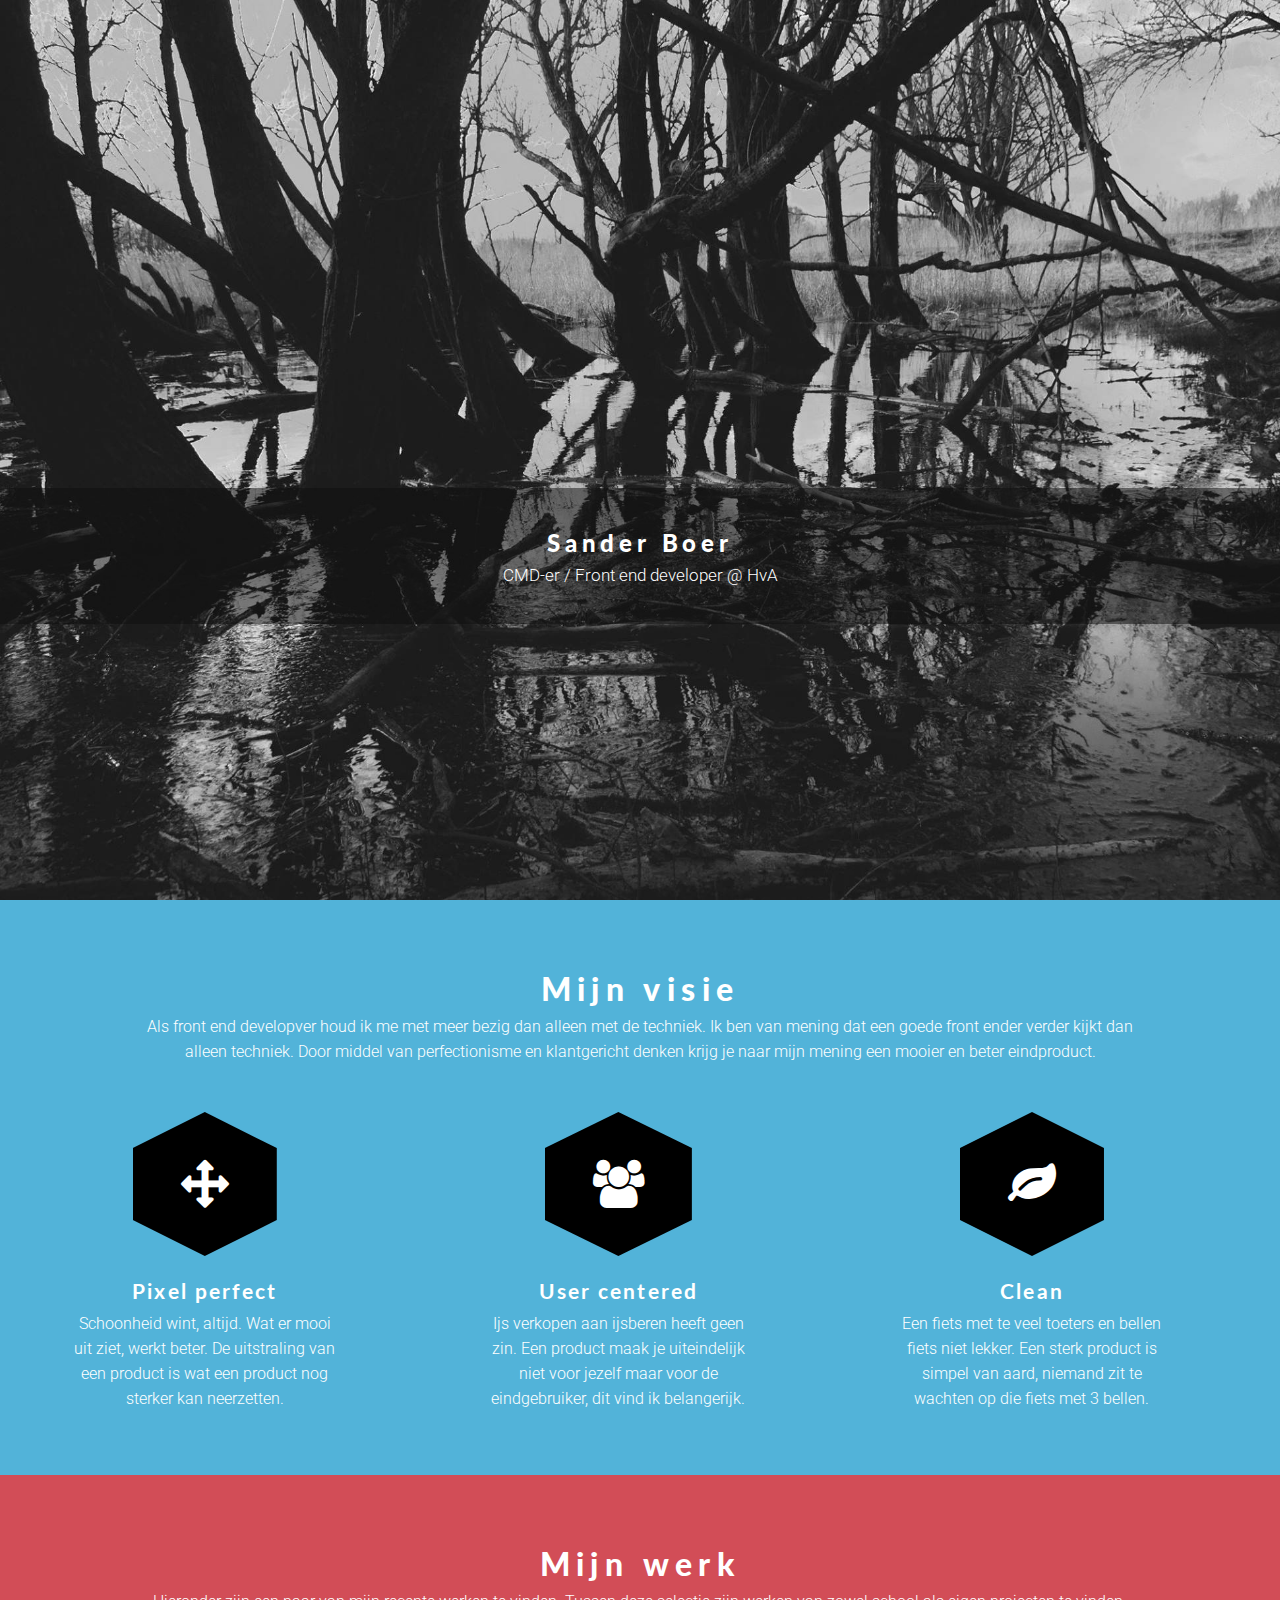
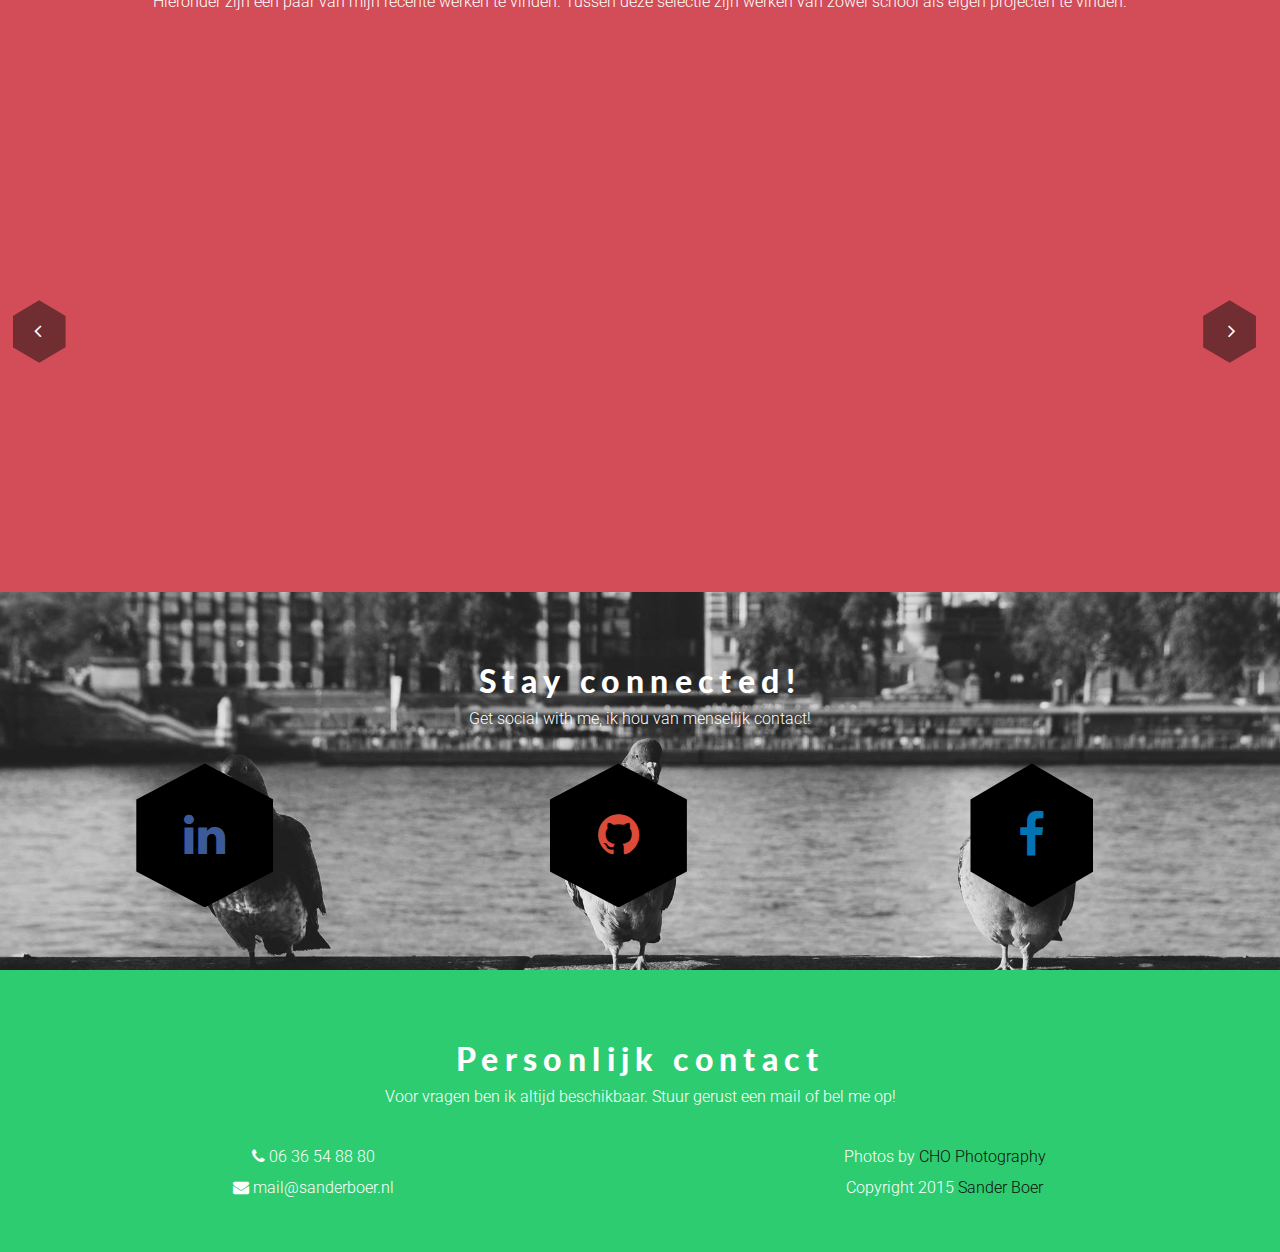
<file: index.html>
<!DOCTYPE HTML>

<html>

<head>
	<meta http-equiv="Content-Type" content="text/html; charset=UTF-8" />
	<title>Sander Boer - Portfolio</title>
	<meta name="description" content="Portfolio website front end developer Sander Boer">
	<meta name="keywords" content="Portfolio website, portfolio, front end developer, hogeschool van amsterdam, HvA, CMD, communication and multimedia design">
	<meta name="author" content="Sander Boer">
	<meta name="viewport" content="width=divice-width, initial-scale=1">

	<link rel="stylesheet" href="static/style/main.css">
	<!-- font awesome -->
	<link rel="stylesheet" href="static/style/font-awesome.min.css">
</head>

<body>
	<div id="wrapper">
		<header>
			<img src="static/images/ik.jpg" alt="This is me" class="hidden animated">
			<h1>
				Sander Boer
				<span>
					CMD-er / Front end developer @ HvA
				</span>
			</h1>
		</header>
		<section id="signature">
			<article>
				<h2>
					Mijn visie
				</h2>
				<p>
					Als front end developver houd ik me met meer bezig dan alleen met de techniek. Ik ben van mening dat een goede front ender verder kijkt dan alleen techniek. Door middel van perfectionisme en klantgericht denken krijg je naar mijn mening een mooier en beter eindproduct.
				</p>
			</article>
			<ul>
				<li class="animated">
					<article>
						<i class="fa fa-arrows"></i>
						<h3>Pixel perfect</h3>
						<p>
							Schoonheid wint, altijd. Wat er mooi uit ziet, werkt beter. De uitstraling van een product is wat een product nog sterker kan neerzetten.
						</p>
					</article>
				</li>
				<li class="animated">
					<article>
						<i class="fa fa-users"></i>
						<h3>User centered</h3>
						<p>
							Ijs verkopen aan ijsberen heeft geen zin. Een product maak je uiteindelijk niet voor jezelf maar voor de eindgebruiker, dit vind ik belangerijk.
						</p>
					</article>
				</li>
				<li class="animated">
					<article>
						<i class="fa fa-leaf"></i>
						<h3>Clean</h3>
						<p>
							Een fiets met te veel toeters en bellen fiets niet lekker. Een sterk product is simpel van aard, niemand zit te wachten op die fiets met 3 bellen.
						</p>
					</article>
				</li>
			</ul>
		</section>
		<section id="portfolio">
			<article>
				<h2>Mijn werk</h2>
				<p>
					Hieronder zijn een paar van mijn recente werken te vinden. Tussen deze selectie zijn werken van zowel school als eigen projecten te vinden.
				</p>
			</article>
			<div id="showPrevious">
				<i class="fa fa-angle-left animated pulse"></i>
			</div>
			<div id="showNext">
				<i class="fa fa-angle-right animated pulse"></i>
			</div>
			<section class="animated">
				<!-- This is where the content is placed with javascript -->
			</section>
		</section>
		<section id="social">
			<article>
				<h2>Stay connected!</h2>
				<p>
					Get social with me, ik hou van menselijk contact!
				</p>
			</article>
			<ul>
				<li>
					<a href="https://www.linkedin.com/profile/view?id=373518495" target="_BLANK">
						<i class="fa fa-linkedin"></i>
					</a>
				</li>
				<li>
					<a href="https://github.com/xiduzo" target="_BLANK">
						<i class="fa fa-github"></i>
					</a>
				</li>
				<li>
					<a href="https://www.facebook.com/sander.boer.33" target="_BLANK">
						<i class="fa fa-facebook"></i>
					</a>
				</li>
			</ul>
		</section>
		<footer>
			<article>
				<h2>Personlijk contact</h2>
				<p>
					Voor vragen ben ik altijd beschikbaar. Stuur gerust een mail of bel me op!
				</p>
			</article>
			<ul>
				<li>
					<i class="fa fa-phone"></i>
					06 36 54 88 80
				</li>
				<li>
					<i class="fa fa-envelope"></i>
					mail@sanderboer.nl
				</li>
			</ul>
			<ul>
				<li>
					Photos by <a href="https://www.facebook.com/Chography/timeline" target="_BLANK">CHO Photography</a>
				</li>
				<li>
					Copyright 2015 <a href="https://www.linkedin.com/profile/view?id=373518495" target="_BLANK">Sander Boer</a>
				</li>
			</ul>
		</footer>
		<nav></nav>
	</div>
	<script src="static/behaviour/extern/hammer.min.js"></script>
	<script src="static/behaviour/extern/underscore.min.js"></script>

	<script src="static/behaviour/aminations.js"></script>

	<!-- Functioneel portfolio 
	<script src="static/behaviour/portfolio.js"></script>-->
	<!-- OO portfolio -->
	<script src="static/behaviour/main.js"></script>
	<script src="static/behaviour/jsonHandling.js"></script>
	<script src="static/behaviour/items.js"></script>

	<script>
		(function(i,s,o,g,r,a,m){i['GoogleAnalyticsObject']=r;i[r]=i[r]||function(){
		(i[r].q=i[r].q||[]).push(arguments)},i[r].l=1*new Date();a=s.createElement(o),
		m=s.getElementsByTagName(o)[0];a.async=1;a.src=g;m.parentNode.insertBefore(a,m)
		})(window,document,'script','//www.google-analytics.com/analytics.js','ga');

		ga('create', 'UA-41705266-3', 'auto');
		ga('send', 'pageview');
	</script>
</body>

</html>
</file>
<file: static/style/main.css>
@import url(http://fonts.googleapis.com/css?family=Roboto:100,300,400,500);
@import url(http://fonts.googleapis.com/css?family=Lato:300,700,900);
@import url(animate.css);
.imageShape, body #wrapper header img, body #wrapper section#signature ul li article i, body #wrapper section#portfolio div i, body #wrapper section#social ul li a i, body #wrapper section img, body #wrapper section article ul li a i {
  -webkit-clip-path: polygon(50% 0%, 100% 25%, 100% 75%, 50% 100%, 0% 75%, 0% 25%);
  clip-path: polygon(50% 0%, 100% 25%, 100% 75%, 50% 100%, 0% 75%, 0% 25%); }

* {
  margin: 0;
  padding: 0;
  font-size: 1em;
  line-height: 1.563em;
  text-decoration: none;
  list-style: none;
  color: #0e0e0e;
  font-family: 'Roboto';
  font-weight: 300; }

h1, h2, h3, h4 {
  font-family: 'Lato'; }

h2 {
  font-weight: 900;
  font-size: 2em;
  letter-spacing: 0.2em; }

h3 {
  font-size: 1.3em;
  font-weight: 700;
  letter-spacing: .1em; }

body #wrapper header {
  height: 100vh;
  background-image: url("../images/header-bg.jpg");
  background-size: cover; }
  body #wrapper header img.hidden {
    opacity: 0; }
  @media only screen and (max-width: 672px) {
    body #wrapper header img {
      width: 30vw;
      height: 30vw;
      margin: 20vh 0 0 35vw; } }
  @media only screen and (min-width: 673px) and (max-width: 1023px) {
    body #wrapper header img {
      width: 25vw;
      height: 25vw;
      margin: 20vh 0 0 37.5vw; } }
  @media only screen and (min-width: 1024px) {
    body #wrapper header img {
      width: 20vw;
      height: 20vw;
      margin: 20vh 0 0 40vw; } }
  body #wrapper header h1 {
    color: white;
    text-align: center;
    background-color: rgba(14, 14, 14, 0.5);
    margin: 5vh 0 0 0;
    padding: 4vh 0 4vh 0;
    font-weight: 900;
    font-size: 1.5em;
    letter-spacing: .2em; }
    body #wrapper header h1 span {
      color: white;
      display: inherit;
      font-size: .7em;
      letter-spacing: normal; }
body #wrapper section {
  padding: 3em 0 3em 0; }
  body #wrapper section article {
    width: 80%;
    margin: auto;
    text-align: center;
    padding: 1em 1em 1em 1em; }
    body #wrapper section article h2 {
      color: white; }
    body #wrapper section article p {
      color: white; }
  body #wrapper section#signature {
    background-color: #52b3d9; }
    body #wrapper section#signature ul {
      margin: 1em 0 0 0; }
      body #wrapper section#signature ul li {
        display: inline-block;
        text-align: center;
        vertical-align: top; }
        @media only screen and (max-width: 672px) {
          body #wrapper section#signature ul li {
            width: 100vw; } }
        @media only screen and (min-width: 673px) and (max-width: 1023px) {
          body #wrapper section#signature ul li {
            width: 49vw; } }
        @media only screen and (min-width: 1024px) {
          body #wrapper section#signature ul li {
            width: 32vw; } }
        body #wrapper section#signature ul li article i {
          color: white;
          font-size: 3em;
          margin: 0 0 .3em 0;
          background-color: black;
          padding: 1em; }
        body #wrapper section#signature ul li article h3 {
          padding: .2em 0 .2em 0;
          color: white; }
        body #wrapper section#signature ul li article p {
          width: 80%;
          color: white;
          margin: auto; }
          @media only screen and (max-width: 672px) {
            body #wrapper section#signature ul li article p {
              width: 100%; } }
          @media only screen and (min-width: 673px) and (max-width: 1023px) {
            body #wrapper section#signature ul li article p {
              width: 90%; } }
          @media only screen and (min-width: 1024px) {
            body #wrapper section#signature ul li article p {
              width: 80%; } }
  body #wrapper section#portfolio {
    background-color: #d24d57; }
    body #wrapper section#portfolio div {
      position: absolute;
      z-index: 2; }
      body #wrapper section#portfolio div i {
        color: white;
        background-color: rgba(14, 14, 14, 0.5);
        font-size: 1.3em;
        position: relative; }
        @media only screen and (max-width: 672px) {
          body #wrapper section#portfolio div i {
            top: 6vh; } }
        @media only screen and (min-width: 673px) and (max-width: 1023px) {
          body #wrapper section#portfolio div i {
            top: 18vw; } }
        @media only screen and (min-width: 1024px) {
          body #wrapper section#portfolio div i {
            top: 30vh; } }
        body #wrapper section#portfolio div i.fa-angle-left {
          padding: 1em 1.2em 1em 1em;
          left: 1vw; }
        body #wrapper section#portfolio div i.fa-angle-right {
          padding: 1em 1em 1em 1.2em; }
          @media only screen and (max-width: 672px) {
            body #wrapper section#portfolio div i.fa-angle-right {
              left: 82vw; } }
          @media only screen and (min-width: 673px) and (max-width: 1023px) {
            body #wrapper section#portfolio div i.fa-angle-right {
              left: 89vw; } }
          @media only screen and (min-width: 1024px) {
            body #wrapper section#portfolio div i.fa-angle-right {
              left: 94vw; } }
      body #wrapper section#portfolio div:hover {
        cursor: pointer; }
    body #wrapper section#portfolio section {
      padding: 5vw 6vw 0 6vw;
      min-height: 50vh; }
      @media only screen and (max-width: 672px) {
        body #wrapper section#portfolio section img {
          width: 30vw;
          height: 30vw;
          margin: 0 0 0 30vw; } }
      @media only screen and (min-width: 673px) and (max-width: 1023px) {
        body #wrapper section#portfolio section img {
          width: 27.5vw;
          height: 27.5vw;
          margin: 5em 2em 5em 3em;
          float: left; } }
      @media only screen and (min-width: 1024px) {
        body #wrapper section#portfolio section img {
          width: 25vw;
          height: 25vw;
          margin: 0 7em 5em 3em;
          float: left; } }
      body #wrapper section#portfolio section h3 {
        color: white; }
        @media only screen and (max-width: 672px) {
          body #wrapper section#portfolio section h3 {
            width: 100%;
            text-align: center; } }
        @media only screen and (min-width: 673px) and (max-width: 1023px) {
          body #wrapper section#portfolio section h3 {
            width: 49%;
            vertical-align: top;
            display: inline-block; } }
        @media only screen and (min-width: 1024px) {
          body #wrapper section#portfolio section h3 {
            width: 49%;
            vertical-align: top;
            display: inline-block; } }
      body #wrapper section#portfolio section p {
        color: white;
        padding: .2em 0 .2em 0; }
        @media only screen and (max-width: 672px) {
          body #wrapper section#portfolio section p {
            width: 100%; } }
        @media only screen and (min-width: 673px) and (max-width: 1023px) {
          body #wrapper section#portfolio section p {
            width: 50%;
            float: left; } }
        @media only screen and (min-width: 1024px) {
          body #wrapper section#portfolio section p {
            display: inline-block;
            width: 50%; } }
      body #wrapper section#portfolio section a {
        display: inline-block;
        background-color: #ececec;
        padding: 1em 1em 1em 1em;
        text-align: center;
        margin: 1em 1em 0 0;
        font-weight: 400; }
        @media only screen and (max-width: 672px) {
          body #wrapper section#portfolio section a {
            width: 89%; } }
        @media only screen and (min-width: 673px) and (max-width: 1023px) {
          body #wrapper section#portfolio section a {
            width: 89%; } }
        @media only screen and (min-width: 1024px) {
          body #wrapper section#portfolio section a {
            width: 20%; } }
        body #wrapper section#portfolio section a:hover {
          background-color: #2ecc71;
          color: white; }
  body #wrapper section#social {
    background-image: url("../images/social-bg.jpg");
    background-size: cover; }
    @media only screen and (min-width: 1024px) {
      body #wrapper section#social {
        background-position-y: 34em; } }
    @media only screen and (max-width: 672px) {
      body #wrapper section#social ul {
        margin: 0 0 0 0; } }
    @media only screen and (min-width: 673px) and (max-width: 1023px) {
      body #wrapper section#social ul {
        margin: 1em 0 0 0; } }
    @media only screen and (min-width: 1024px) {
      body #wrapper section#social ul {
        margin: 1em 0 0 0; } }
    body #wrapper section#social ul li {
      width: 32%;
      display: inline-block;
      text-align: center;
      vertical-align: top; }
      body #wrapper section#social ul li a i {
        color: white;
        margin: 0 0 .3em 0;
        background-color: black;
        padding: 1em; }
        @media only screen and (max-width: 672px) {
          body #wrapper section#social ul li a i {
            font-size: 2em; } }
        @media only screen and (min-width: 673px) and (max-width: 1023px) {
          body #wrapper section#social ul li a i {
            font-size: 2.5em; } }
        @media only screen and (min-width: 1024px) {
          body #wrapper section#social ul li a i {
            font-size: 3em; } }
        body #wrapper section#social ul li a i.fa-linkedin {
          color: #3c5a99; }
        body #wrapper section#social ul li a i.fa-github {
          color: #dc4a38; }
        body #wrapper section#social ul li a i.fa-facebook {
          color: #0274b3; }
body #wrapper footer {
  padding: 3em 0 3em 0;
  background-color: #2ecc71; }
  body #wrapper footer article {
    margin: auto;
    text-align: center;
    padding: 1em 1em 1em 1em; }
    @media only screen and (max-width: 672px) {
      body #wrapper footer article {
        width: 90%; } }
    @media only screen and (min-width: 673px) and (max-width: 1023px) {
      body #wrapper footer article {
        width: 90%; } }
    @media only screen and (min-width: 1024px) {
      body #wrapper footer article {
        width: 80%; } }
    body #wrapper footer article h2 {
      color: white; }
    body #wrapper footer article p {
      color: white; }
  body #wrapper footer ul {
    display: inline-block;
    text-align: center;
    margin: 1em 0 0 0; }
    @media only screen and (max-width: 672px) {
      body #wrapper footer ul {
        width: 100vw; } }
    @media only screen and (min-width: 673px) and (max-width: 1023px) {
      body #wrapper footer ul {
        width: 49vw; } }
    @media only screen and (min-width: 1024px) {
      body #wrapper footer ul {
        width: 49vw; } }
    body #wrapper footer ul li {
      color: white;
      padding: .2em 0 .2em 0; }
      body #wrapper footer ul li i {
        color: white; }

/*# sourceMappingURL=main.css.map */
</file>
